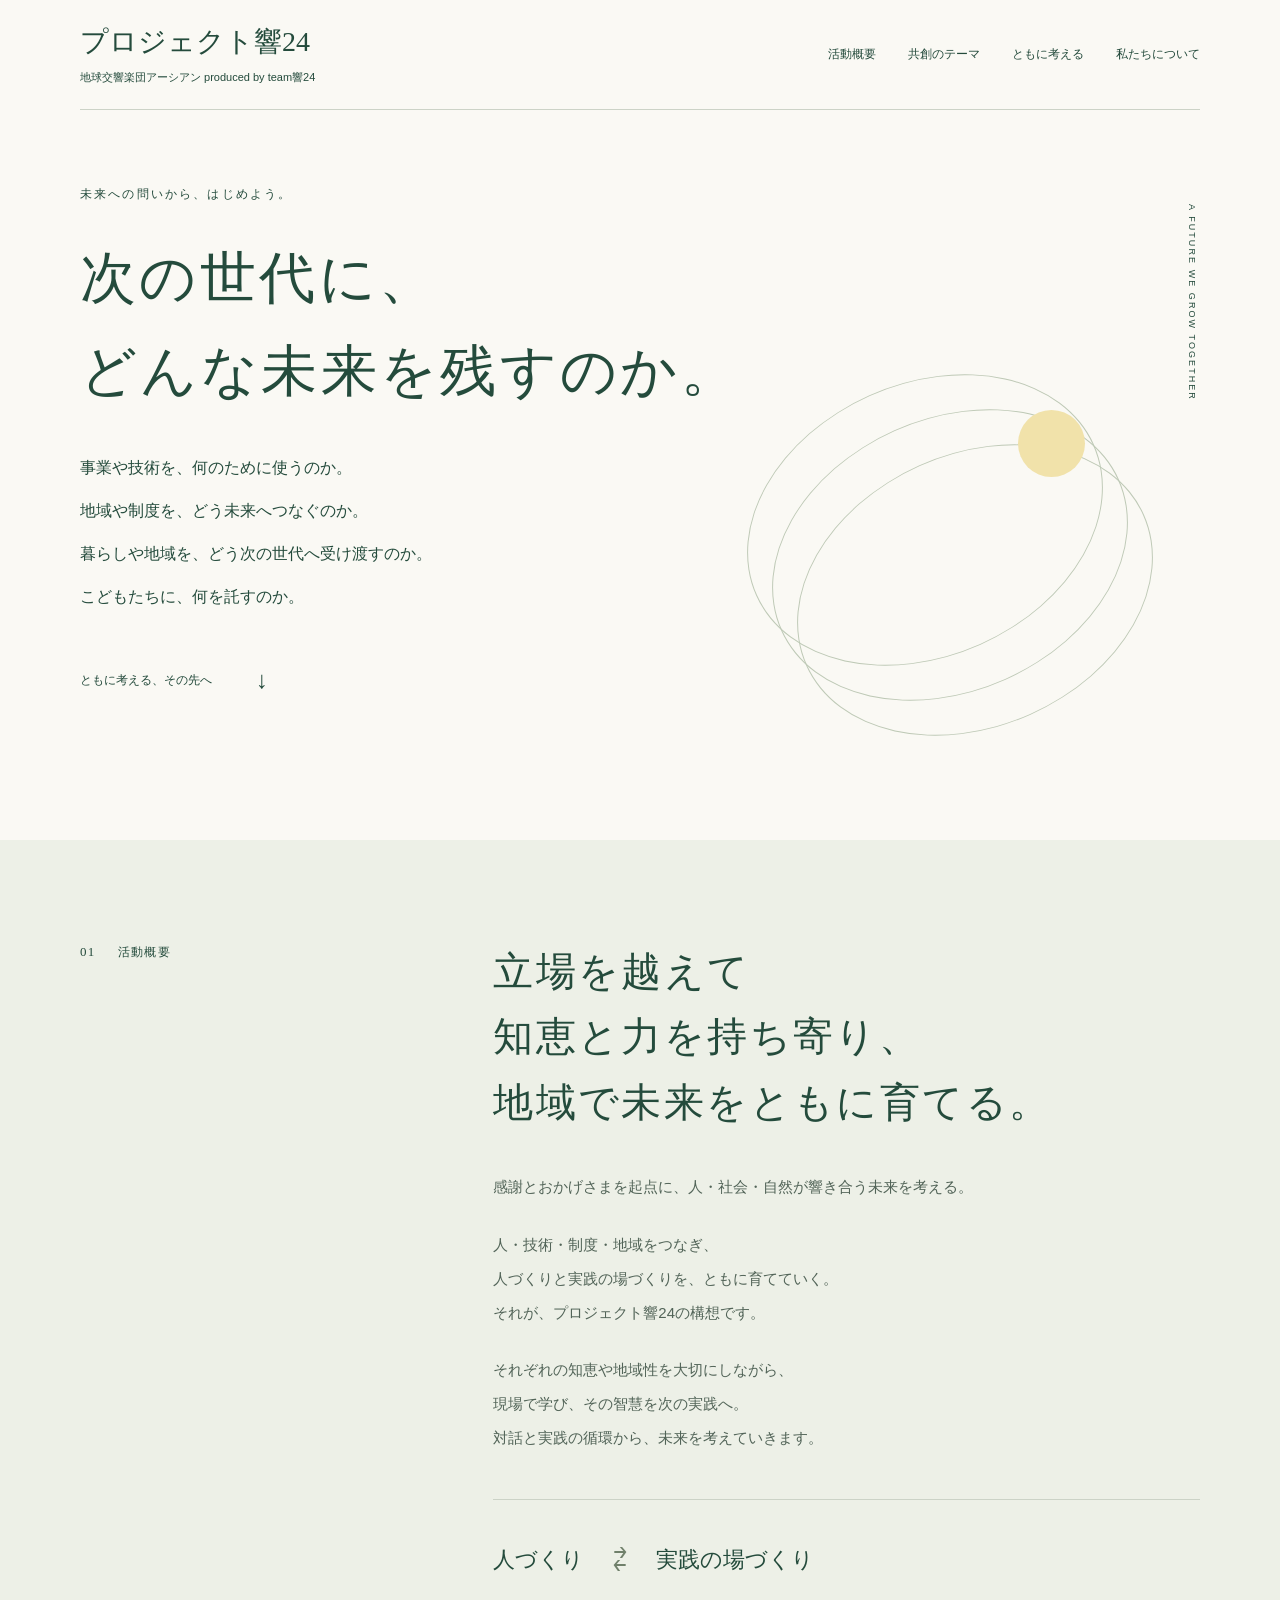
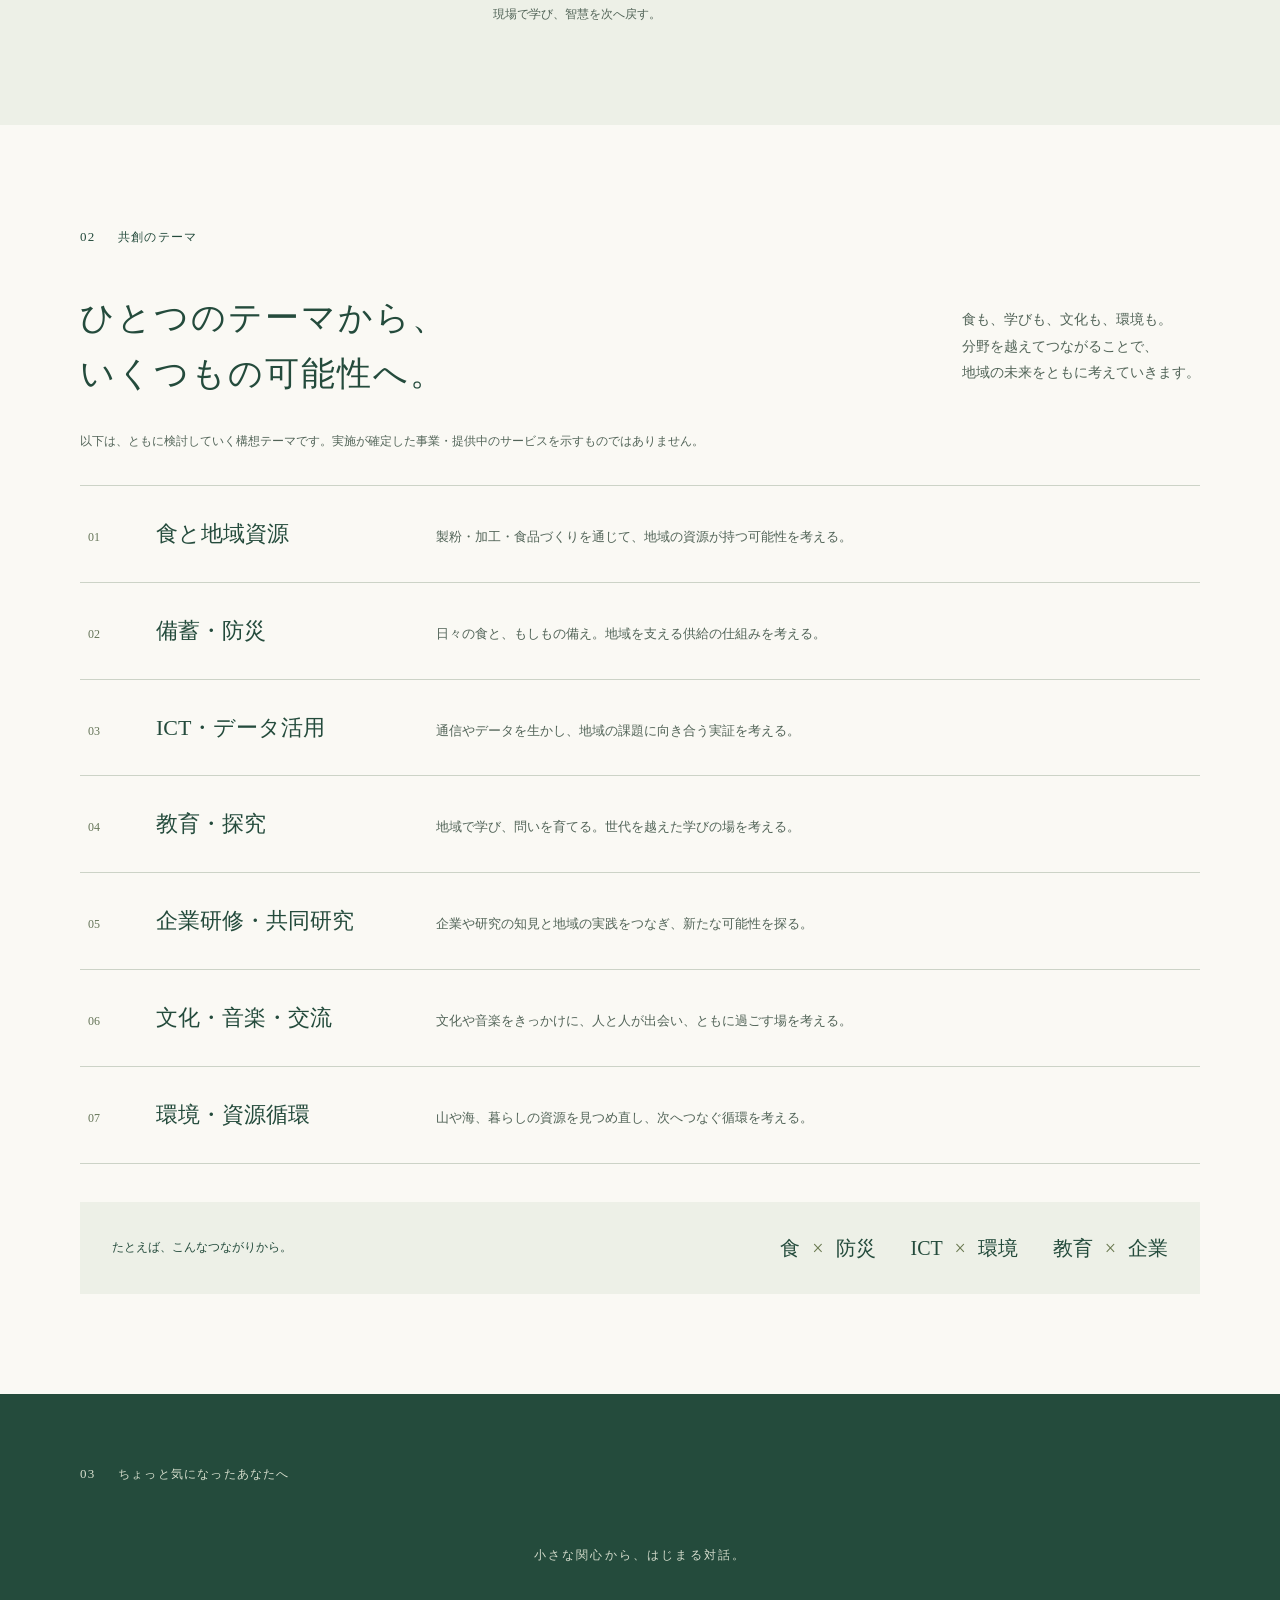
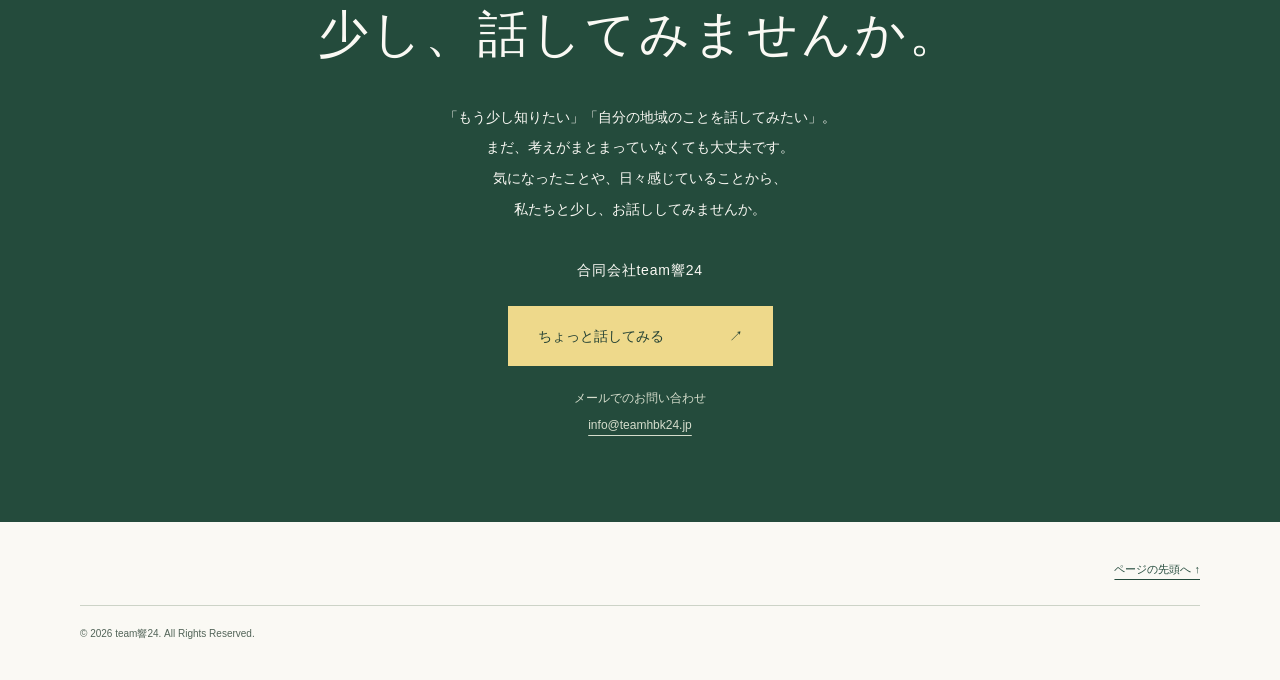
<file: index.html>
<!doctype html>
<html lang="ja">
<head>
  <meta charset="utf-8">
  <meta name="viewport" content="width=device-width, initial-scale=1">
  <meta name="description" content="立場を越えて知恵と力を持ち寄り、地域で未来をともに育てる。プロジェクト響24の理念と、ともに考える共創のテーマ。">
  <meta name="theme-color" content="#244b3c">
  <title>プロジェクト響24 — 地域で未来をともに育てる。</title>
  <link rel="stylesheet" href="style.css">
</head>
<body>
  <a class="skip-link" href="#main">本文へ進む</a>
  <header class="site-header wrap">
    <a class="brand" href="#top" aria-label="プロジェクト響24 トップ"><span class="brand-title">プロジェクト響24</span><span class="brand-subtitle">地球交響楽団アーシアン <span>produced by team響24</span></span></a>
    <nav aria-label="メインメニュー"><a href="#about">活動概要</a><a href="#themes">共創のテーマ</a><a href="#join">ともに考える</a><a href="about/index.html">私たちについて</a></nav>
  </header>
  <main id="main">
    <section class="hero wrap" id="top" aria-labelledby="hero-title">
      <p class="eyebrow">未来への問いから、はじめよう。</p>
      <h1 id="hero-title">次の世代に、<br>どんな未来を<br class="mobile-break">残すのか。</h1>
      <div class="questions">
        <p>事業や技術を、何のために使うのか。</p>
        <p>地域や制度を、どう未来へつなぐのか。</p>
        <p>暮らしや地域を、どう次の世代へ受け渡すのか。</p>
        <p>こどもたちに、何を託すのか。</p>
      </div>
      <div class="ripple" aria-hidden="true"><span></span><span></span><span></span><i></i></div>
      <a class="read-on" href="#about">ともに考える、その先へ <span aria-hidden="true">↓</span></a>
      <span class="hero-side" aria-hidden="true">A FUTURE WE GROW TOGETHER</span>
    </section>
    <section class="about" id="about" aria-labelledby="about-title">
      <div class="wrap about-grid">
        <p class="section-label"><span>01</span> 活動概要</p>
        <div>
          <h2 id="about-title">立場を越えて<br>知恵と力を持ち寄り、<br>地域で未来を<br class="mobile-break">ともに育てる。</h2>
          <p class="body-copy">感謝とおかげさまを起点に、人・社会・自然が響き合う未来を考える。</p>
          <p class="body-copy">人・技術・制度・地域をつなぎ、<br>人づくりと実践の場づくりを、ともに育てていく。<br>それが、プロジェクト響24の構想です。</p>
          <p class="body-copy">それぞれの知恵や地域性を大切にしながら、<br>現場で学び、その智慧を次の実践へ。<br>対話と実践の循環から、未来を考えていきます。</p>
          <div class="cycle" aria-label="人づくりと実践の場づくりが循環する"><span>人づくり</span><span class="cycle-arrow" aria-hidden="true">⇄</span><span>実践の場づくり</span></div>
          <p class="cycle-caption">現場で学び、智慧を次へ戻す。</p>
        </div>
      </div>
    </section>
    <section class="themes wrap" id="themes" aria-labelledby="themes-title">
      <p class="section-label"><span>02</span> 共創のテーマ</p>
      <div class="section-intro"><h2 id="themes-title">ひとつのテーマから、<br>いくつもの可能性へ。</h2><p>食も、学びも、文化も、環境も。<br>分野を越えてつながることで、<br>地域の未来をともに考えていきます。</p></div>
      <p class="concept-note">以下は、ともに検討していく構想テーマです。実施が確定した事業・提供中のサービスを示すものではありません。</p>
      <ol class="theme-list">
        <li><span class="theme-number">01</span><h3>食と地域資源</h3><p>製粉・加工・食品づくりを通じて、地域の資源が持つ可能性を考える。</p></li>
        <li><span class="theme-number">02</span><h3>備蓄・防災</h3><p>日々の食と、もしもの備え。地域を支える供給の仕組みを考える。</p></li>
        <li><span class="theme-number">03</span><h3>ICT・データ活用</h3><p>通信やデータを生かし、地域の課題に向き合う実証を考える。</p></li>
        <li><span class="theme-number">04</span><h3>教育・探究</h3><p>地域で学び、問いを育てる。世代を越えた学びの場を考える。</p></li>
        <li><span class="theme-number">05</span><h3>企業研修・共同研究</h3><p>企業や研究の知見と地域の実践をつなぎ、新たな可能性を探る。</p></li>
        <li><span class="theme-number">06</span><h3>文化・音楽・交流</h3><p>文化や音楽をきっかけに、人と人が出会い、ともに過ごす場を考える。</p></li>
        <li><span class="theme-number">07</span><h3>環境・資源循環</h3><p>山や海、暮らしの資源を見つめ直し、次へつなぐ循環を考える。</p></li>
      </ol>
      <div class="crossing"><p>たとえば、こんなつながりから。</p><ul aria-label="分野を横断する構想例"><li>食 <span>×</span> 防災</li><li>ICT <span>×</span> 環境</li><li>教育 <span>×</span> 企業</li></ul></div>
    </section>
    <section class="join" id="join" aria-labelledby="join-title">
      <div class="wrap join-inner"><p class="section-label"><span>03</span> ちょっと気になったあなたへ</p><p class="eyebrow">小さな関心から、はじまる対話。</p><h2 id="join-title">少し、話してみませんか。</h2><p>「もう少し知りたい」「自分の地域のことを話してみたい」。<br>まだ、考えがまとまっていなくても大丈夫です。<br>気になったことや、日々感じていることから、<br>私たちと少し、お話ししてみませんか。</p><p class="organization-name">合同会社team響24</p><a class="contact" href="mailto:info@teamhbk24.jp">ちょっと話してみる <span aria-hidden="true">↗</span></a><p class="contact-detail">メールでのお問い合わせ<br><a href="mailto:info@teamhbk24.jp">info@teamhbk24.jp</a></p></div>
    </section>
  </main>
  <footer class="wrap site-footer"><a href="#top">ページの先頭へ ↑</a><small>© 2026 team響24. All Rights Reserved.</small></footer>
</body>
</html>
</file>
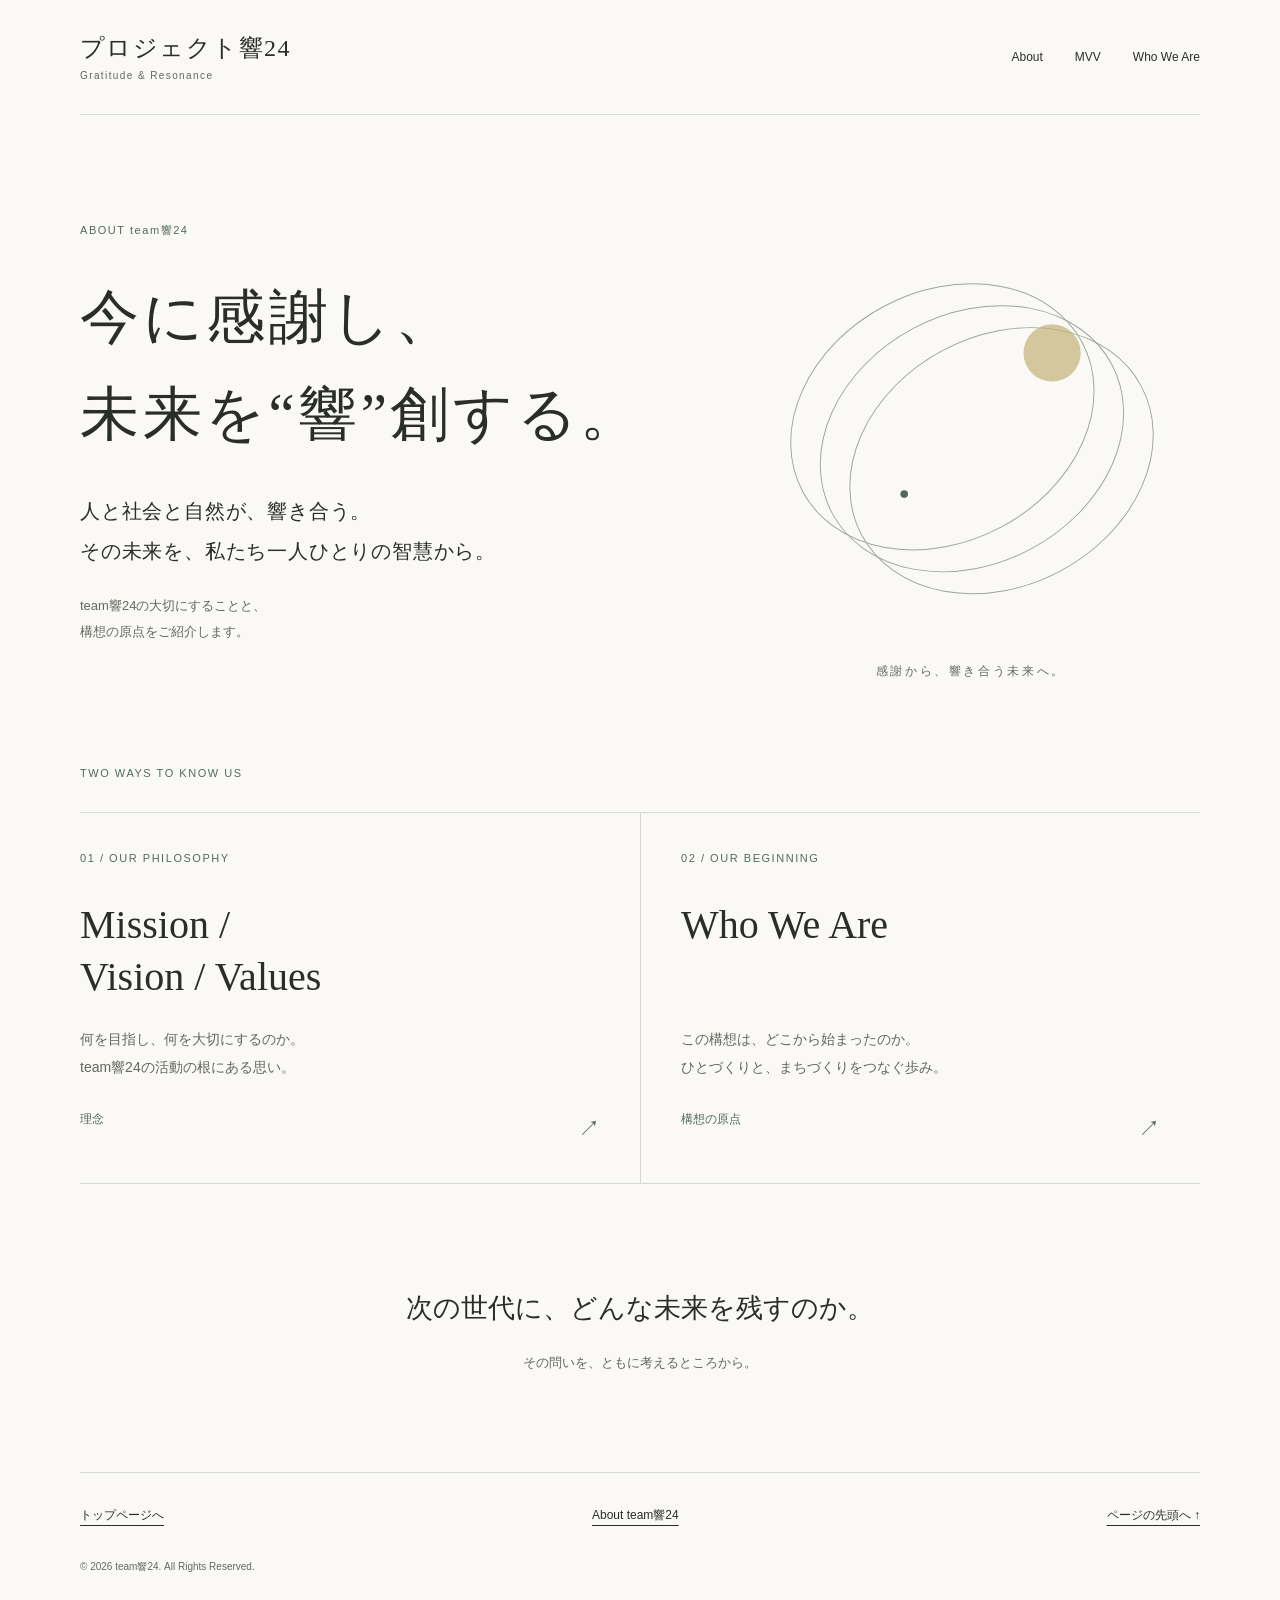
<file: about/index.html>
<!doctype html>
<html lang="ja"><head><meta charset="utf-8"><meta name="viewport" content="width=device-width, initial-scale=1"><meta name="description" content="About 響24。プロジェクト響24の理念と、その構想の原点。"><title>About 響24 | プロジェクト響24</title><link rel="stylesheet" href="../assets/css/about.css"></head>
<body><a class="skip" href="#main">本文へ進む</a><header class="wrap header"><a class="brand" href="index.html">プロジェクト響24<span>Gratitude &amp; Resonance</span></a><nav aria-label="About内のページ"><a href="index.html" aria-current="page">About</a><a href="mvv.html">MVV</a><a href="profile.html">Who We Are</a></nav></header><main id="main"><section class="wrap intro"><div><p class="eyebrow">ABOUT team響24</p><h1>今に感謝し、<br>未来を“響”創する。</h1><p class="lead">人と社会と自然が、響き合う。<br>その未来を、私たち一人ひとりの智慧から。</p><p class="quiet">team響24の大切にすることと、<br>構想の原点をご紹介します。</p></div><div class="art"><img src="../assets/images/resonance.svg" alt="" width="480" height="480"><span>感謝から、響き合う未来へ。</span></div></section><section class="wrap entrance" aria-label="響24を知る"><p class="eyebrow">TWO WAYS TO KNOW US</p><div class="cards"><a class="card" href="mvv.html"><span class="number">01 / OUR PHILOSOPHY</span><h2>Mission /<br>Vision / Values</h2><p>何を目指し、何を大切にするのか。<br>team響24の活動の根にある思い。</p><span class="card-link">理念 <span aria-hidden="true">↗</span></span></a><a class="card" href="profile.html"><span class="number">02 / OUR BEGINNING</span><h2>Who We Are</h2><p>この構想は、どこから始まったのか。<br>ひとづくりと、まちづくりをつなぐ歩み。</p><span class="card-link">構想の原点 <span aria-hidden="true">↗</span></span></a></div></section><aside class="wrap closing"><p>次の世代に、どんな未来を残すのか。</p><span>その問いを、ともに考えるところから。</span></aside></main><footer class="wrap footer"><a href="../index.html">トップページへ</a><a href="index.html">About team響24</a><a href="#main">ページの先頭へ ↑</a><small>© 2026 team響24. All Rights Reserved.</small></footer></body></html>
</file>
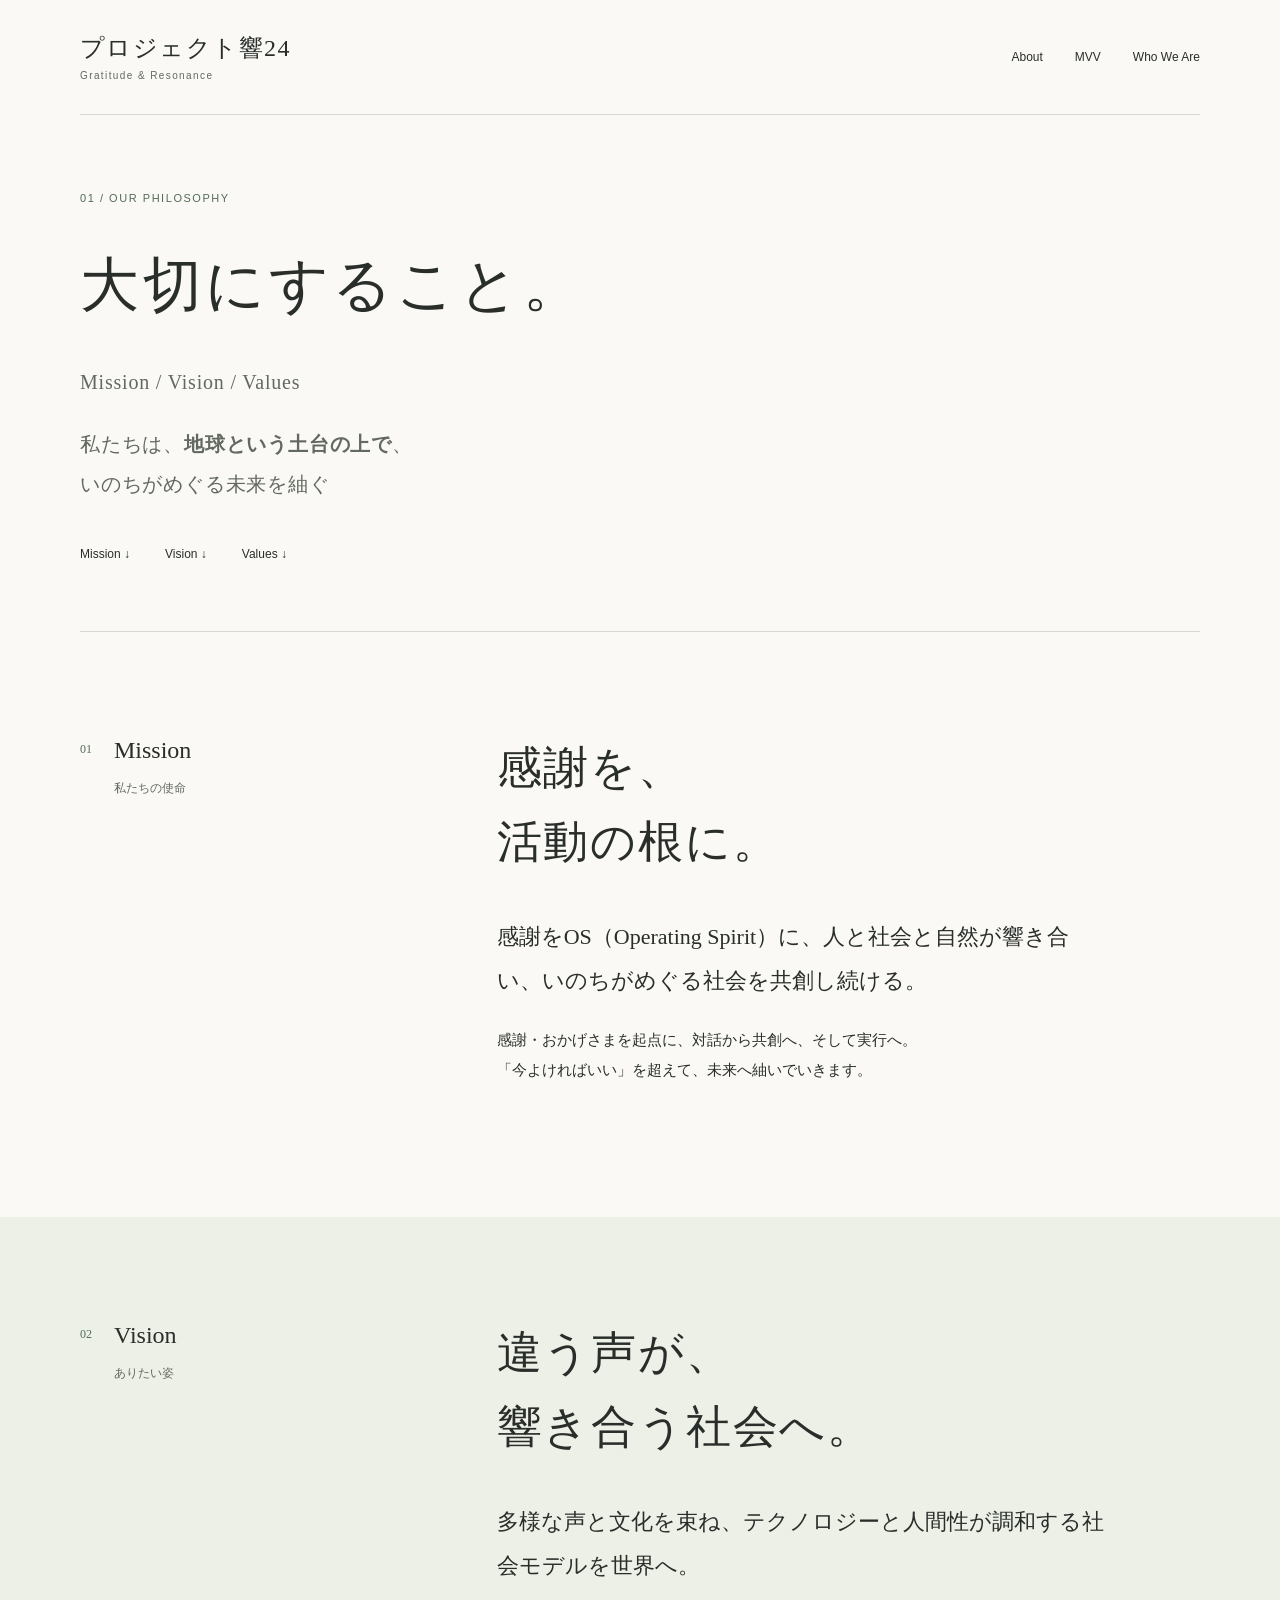
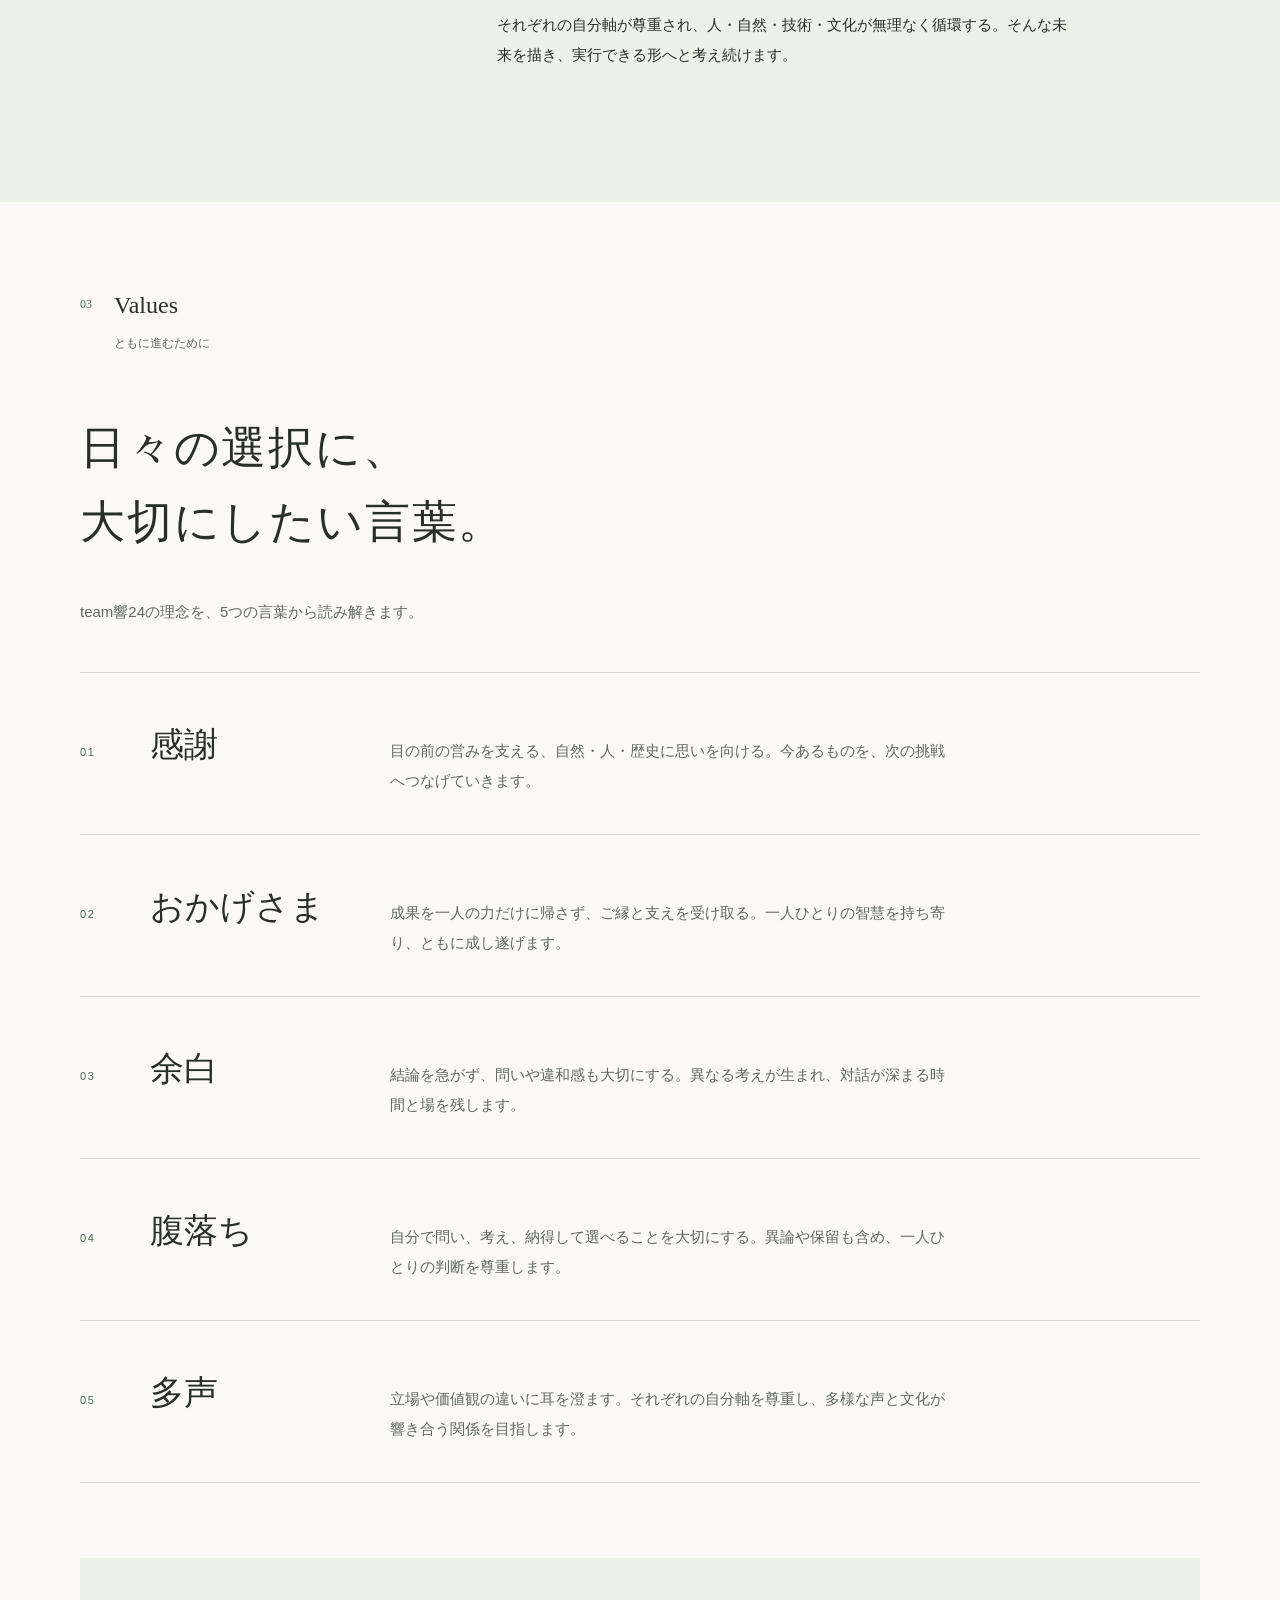
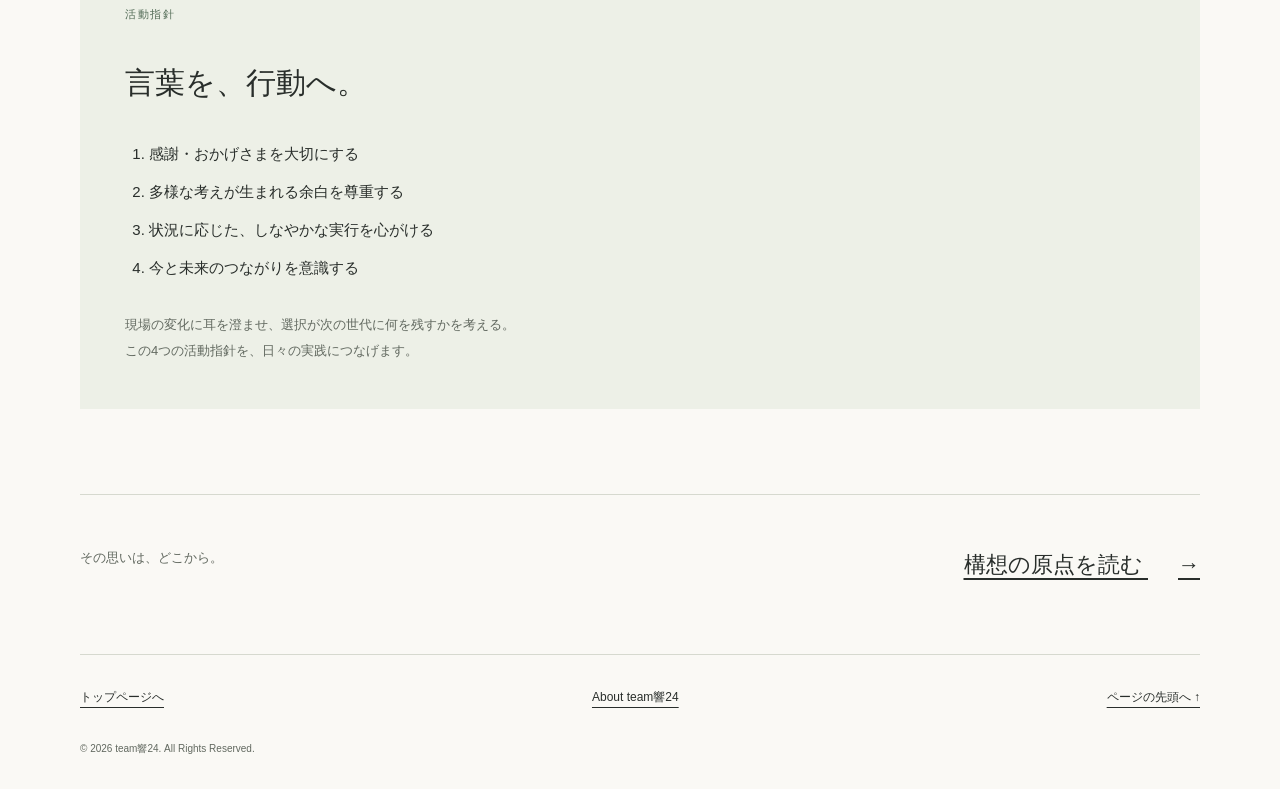
<file: about/mvv.html>
<!doctype html>
<html lang="ja"><head><meta charset="utf-8"><meta name="viewport" content="width=device-width, initial-scale=1"><meta name="description" content="Mission / Vision / Values。プロジェクト響24の理念と、その構想の原点。"><title>Mission / Vision / Values | プロジェクト響24</title><link rel="stylesheet" href="../assets/css/about.css"></head>
<body><a class="skip" href="#main">本文へ進む</a><header class="wrap header"><a class="brand" href="index.html">プロジェクト響24<span>Gratitude &amp; Resonance</span></a><nav aria-label="About内のページ"><a href="index.html">About</a><a href="mvv.html" aria-current="page">MVV</a><a href="profile.html">Who We Are</a></nav></header><main id="main"><section class="wrap page-title"><p class="eyebrow">01 / OUR PHILOSOPHY</p><h1>大切にすること。</h1><p class="lead">Mission / Vision / Values</p><p class="lead">私たちは、<strong>地球という土台の上で</strong>、<br>いのちがめぐる未来を紬ぐ</p><nav class="jump" aria-label="このページの目次"><a href="#mission">Mission ↓</a><a href="#vision">Vision ↓</a><a href="#values">Values ↓</a></nav></section><section class="chapter wrap" id="mission"><div class="chapter-label"><span>01</span><p>Mission<small>私たちの使命</small></p></div><div><h2>感謝を、<br>活動の根に。</h2><p class="statement">感謝をOS（Operating Spirit）に、人と社会と自然が響き合い、いのちがめぐる社会を共創し続ける。</p><p>感謝・おかげさまを起点に、対話から共創へ、そして実行へ。<br>「今よければいい」を超えて、未来へ紬いでいきます。</p></div></section><div class="tinted"><section class="chapter wrap" id="vision"><div class="chapter-label"><span>02</span><p>Vision<small>ありたい姿</small></p></div><div><h2>違う声が、<br>響き合う社会へ。</h2><p class="statement">多様な声と文化を束ね、テクノロジーと人間性が調和する社会モデルを世界へ。</p><p>それぞれの自分軸が尊重され、人・自然・技術・文化が無理なく循環する。そんな未来を描き、実行できる形へと考え続けます。</p></div></section></div><section class="wrap values" id="values"><div class="chapter-label"><span>03</span><p>Values<small>ともに進むために</small></p></div><h2>日々の選択に、<br>大切にしたい言葉。</h2><p class="values-intro">team響24の理念を、5つの言葉から読み解きます。</p><ol class="value-list"><li><span class="number">01</span><h3>感謝</h3><p>目の前の営みを支える、自然・人・歴史に思いを向ける。今あるものを、次の挑戦へつなげていきます。</p></li><li><span class="number">02</span><h3>おかげさま</h3><p>成果を一人の力だけに帰さず、ご縁と支えを受け取る。一人ひとりの智慧を持ち寄り、ともに成し遂げます。</p></li><li><span class="number">03</span><h3>余白</h3><p>結論を急がず、問いや違和感も大切にする。異なる考えが生まれ、対話が深まる時間と場を残します。</p></li><li><span class="number">04</span><h3>腹落ち</h3><p>自分で問い、考え、納得して選べることを大切にする。異論や保留も含め、一人ひとりの判断を尊重します。</p></li><li><span class="number">05</span><h3>多声</h3><p>立場や価値観の違いに耳を澄ます。それぞれの自分軸を尊重し、多様な声と文化が響き合う関係を目指します。</p></li></ol><div class="principles"><p class="eyebrow">活動指針</p><h3>言葉を、行動へ。</h3><ol><li>感謝・おかげさまを大切にする</li><li>多様な考えが生まれる余白を尊重する</li><li>状況に応じた、しなやかな実行を心がける</li><li>今と未来のつながりを意識する</li></ol><p class="quiet">現場の変化に耳を澄ませ、選択が次の世代に何を残すかを考える。<br>この4つの活動指針を、日々の実践につなげます。</p></div></section><aside class="wrap next"><span>その思いは、どこから。</span><a href="profile.html">構想の原点を読む <span aria-hidden="true">→</span></a></aside></main><footer class="wrap footer"><a href="../index.html">トップページへ</a><a href="index.html">About team響24</a><a href="#main">ページの先頭へ ↑</a><small>© 2026 team響24. All Rights Reserved.</small></footer></body></html>
</file>
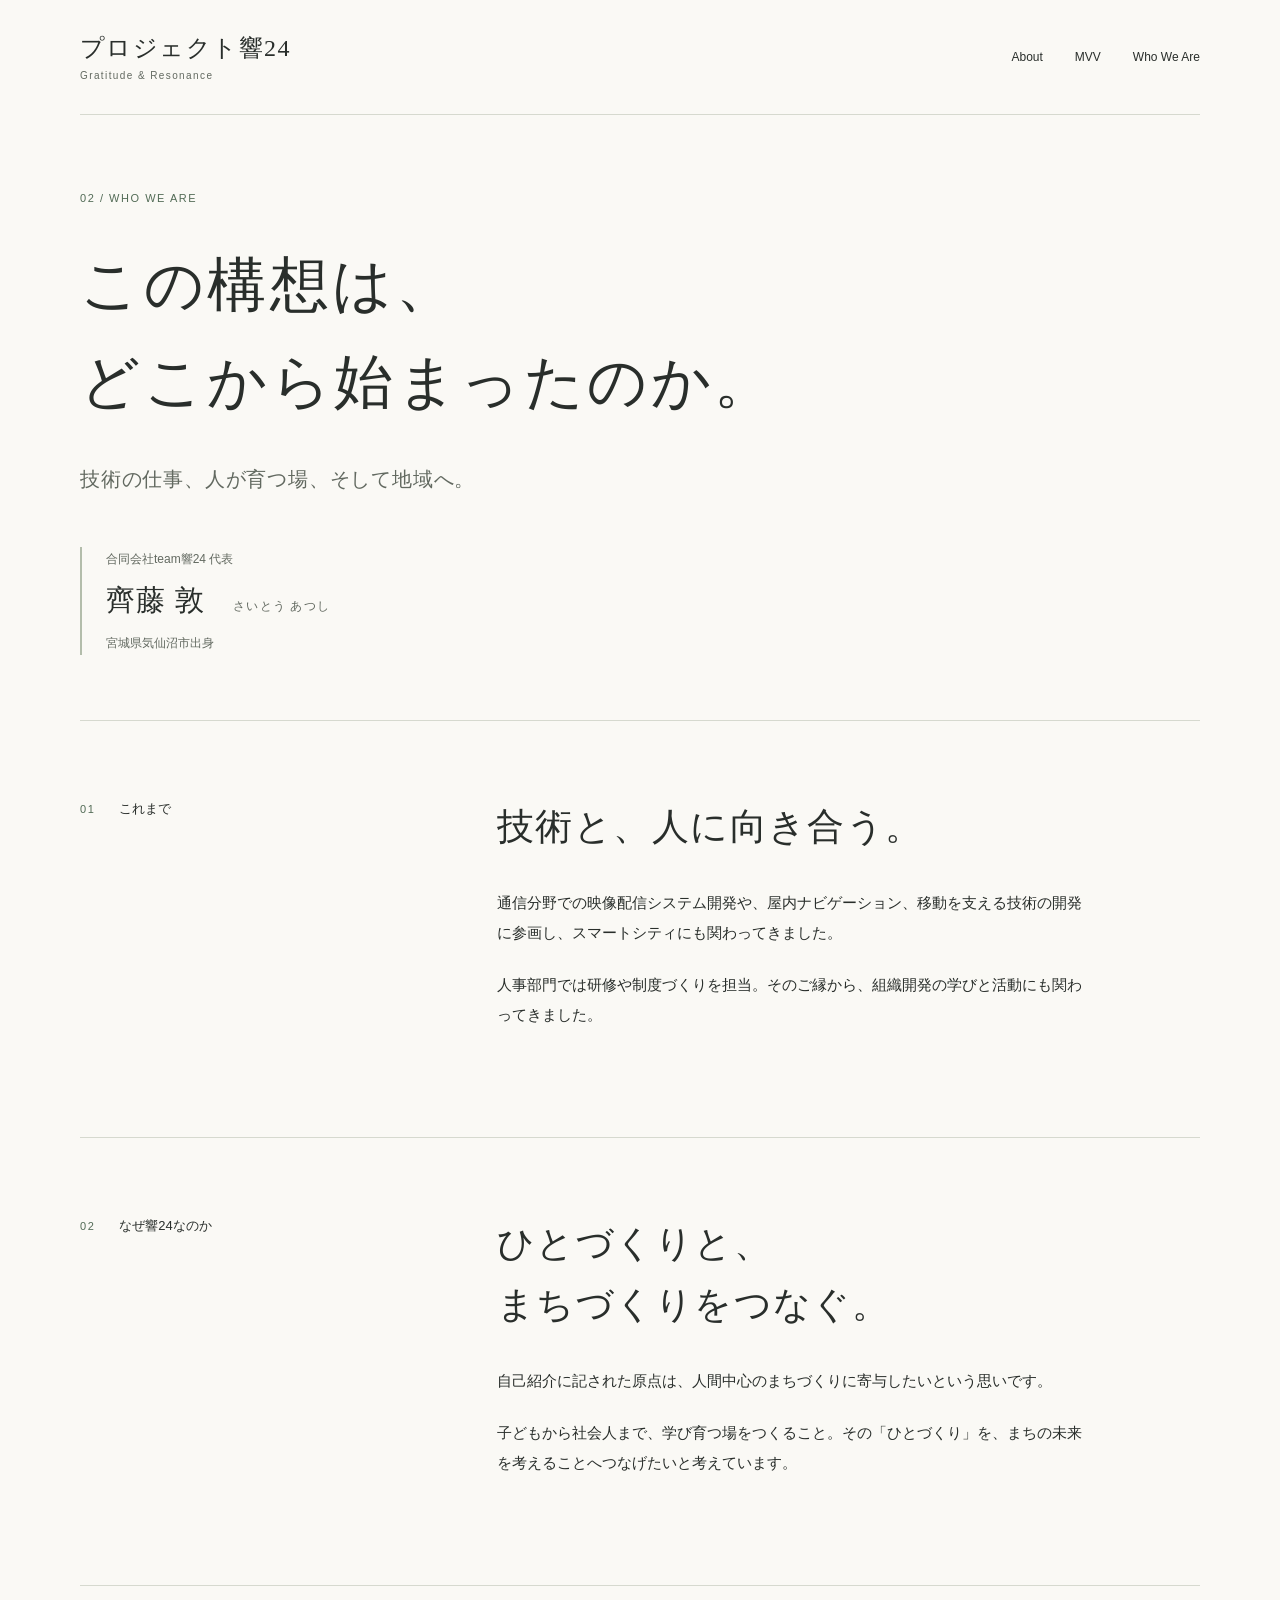
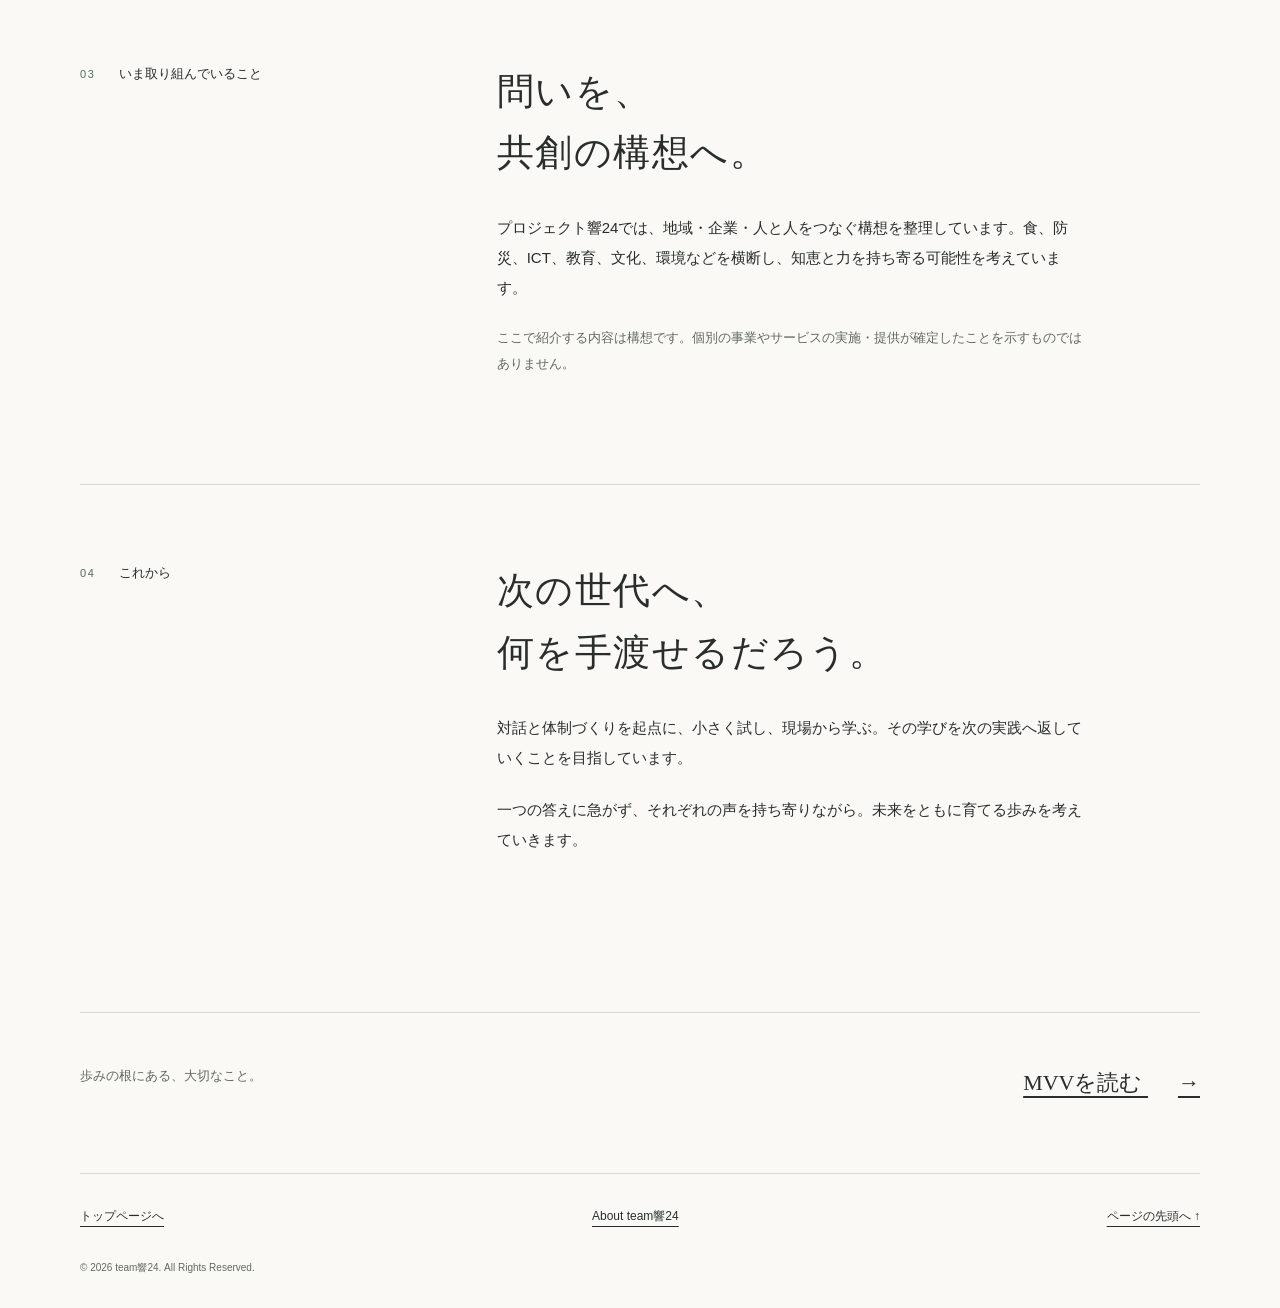
<file: about/profile.html>
<!doctype html>
<html lang="ja"><head><meta charset="utf-8"><meta name="viewport" content="width=device-width, initial-scale=1"><meta name="description" content="Who We Are — この構想は、どこから始まったのか。プロジェクト響24の理念と、その構想の原点。"><title>Who We Are — この構想は、どこから始まったのか | プロジェクト響24</title><link rel="stylesheet" href="../assets/css/about.css"></head>
<body><a class="skip" href="#main">本文へ進む</a><header class="wrap header"><a class="brand" href="index.html">プロジェクト響24<span>Gratitude &amp; Resonance</span></a><nav aria-label="About内のページ"><a href="index.html">About</a><a href="mvv.html">MVV</a><a href="profile.html" aria-current="page">Who We Are</a></nav></header><main id="main"><section class="wrap page-title profile-title"><p class="eyebrow">02 / WHO WE ARE</p><h1>この構想は、<br>どこから始まったのか。</h1><p class="lead">技術の仕事、人が育つ場、そして地域へ。</p><div class="person"><p>合同会社team響24 代表</p><h2>齊藤 敦 <span>さいとう あつし</span></h2><p>宮城県気仙沼市出身</p></div></section><div class="wrap stories"><section class="story" id="story-1"><div class="story-label"><span class="number">01</span><p>これまで</p></div><div><h2>技術と、人に向き合う。</h2><p>通信分野での映像配信システム開発や、屋内ナビゲーション、移動を支える技術の開発に参画し、スマートシティにも関わってきました。</p><p>人事部門では研修や制度づくりを担当。そのご縁から、組織開発の学びと活動にも関わってきました。</p></div></section><section class="story" id="story-2"><div class="story-label"><span class="number">02</span><p>なぜ響24なのか</p></div><div><h2>ひとづくりと、<br>まちづくりをつなぐ。</h2><p>自己紹介に記された原点は、人間中心のまちづくりに寄与したいという思いです。</p><p>子どもから社会人まで、学び育つ場をつくること。その「ひとづくり」を、まちの未来を考えることへつなげたいと考えています。</p></div></section><section class="story" id="story-3"><div class="story-label"><span class="number">03</span><p>いま取り組んでいること</p></div><div><h2>問いを、<br>共創の構想へ。</h2><p>プロジェクト響24では、地域・企業・人と人をつなぐ構想を整理しています。食、防災、ICT、教育、文化、環境などを横断し、知恵と力を持ち寄る可能性を考えています。</p><p class="quiet">ここで紹介する内容は構想です。個別の事業やサービスの実施・提供が確定したことを示すものではありません。</p></div></section><section class="story" id="story-4"><div class="story-label"><span class="number">04</span><p>これから</p></div><div><h2>次の世代へ、<br>何を手渡せるだろう。</h2><p>対話と体制づくりを起点に、小さく試し、現場から学ぶ。その学びを次の実践へ返していくことを目指しています。</p><p>一つの答えに急がず、それぞれの声を持ち寄りながら。未来をともに育てる歩みを考えていきます。</p></div></section></div><aside class="wrap next"><span>歩みの根にある、大切なこと。</span><a href="mvv.html">MVVを読む <span aria-hidden="true">→</span></a></aside></main><footer class="wrap footer"><a href="../index.html">トップページへ</a><a href="index.html">About team響24</a><a href="#main">ページの先頭へ ↑</a><small>© 2026 team響24. All Rights Reserved.</small></footer></body></html>
</file>
<file: style.css>
:root {
  --paper:#faf9f4;
  --ink:#244b3c;
  --muted:#526458;
  --line:#ccd3c7;
  --green-light:#edf0e7;
  --yellow:#eed98b;
  --serif:"Yu Mincho","Hiragino Mincho ProN",serif;
  --sans:"Hiragino Kaku Gothic ProN","Yu Gothic",Meiryo,sans-serif;
}
* {
  box-sizing:border-box;
}
html {
  scroll-behavior:smooth;
  scroll-padding-top:24px;
}
body {
  margin:0;
  background:var(--paper);
  color:var(--ink);
  font-family:var(--sans);
  font-size:15px;
  line-height:1.9;
}
a {
  color:inherit;
  text-underline-offset:6px;
}
a:focus-visible {
  outline:3px solid #9b6b17;
  outline-offset:6px;
}
a:hover {
  text-decoration-thickness:2px;
}
.wrap {
  width:min(1120px,calc(100% - 96px));
  margin-inline:auto;
}
.preview-note {
  text-align:center;
  padding:5px 16px;
  background:#e8ebdf;
  color:#485542;
  font-size:11px;
  letter-spacing:.1em;
}
.skip-link {
  position:absolute;
  top:-100px;
  left:12px;
  background:white;
  padding:12px;
  z-index:5;
}
.skip-link:focus {
  top:12px;
}
.site-header {
  display:flex;
  align-items:center;
  justify-content:space-between;
  min-height:110px;
  gap:32px;
  border-bottom:1px solid var(--line);
}
.brand {
  text-decoration:none;
  display:flex;
  align-items:center;
  gap:16px;
}
.brand-mark {
  font-family:var(--serif);
  font-size:38px;
  line-height:1;
}
.brand-mark span {
  font-size:27px;
  margin-left:3px;
}
.brand-caption {
  font-size:9px;
  letter-spacing:.17em;
  max-width:85px;
  line-height:1.8;
}
.site-header nav {
  display:flex;
  gap:32px;
  font-size:12px;
}
.site-header nav a {
  text-decoration:none;
}
.site-header nav a:hover {
  text-decoration:underline;
}

.hero {
  position:relative;
  padding-block:73px 40px;
  min-height:730px;
  isolation:isolate;
}
.eyebrow {
  font-size:12px;
  letter-spacing:.18em;
  margin:0 0 26px;
}
h1,h2,h3,p {
  margin-top:0;
}
h1,h2 {
  font-family:var(--serif);
  font-weight:500;
  letter-spacing:.06em;
  line-height:1.65;
}
h1 {
  font-size:clamp(34px,4.4vw,60px);
  margin-bottom:32px;
}
.questions {
  font-family:var(--serif);
  font-size:16px;
  line-height:2.2;
}
.questions p {
  margin-bottom:8px;
}
.read-on {
  display:inline-flex;
  align-items:center;
  gap:44px;
  font-size:12px;
  margin-top:35px;
  text-decoration:none;
}
.read-on span {
  font-size:24px;
}
.hero-side {
  position:absolute;
  right:0;
  top:94px;
  writing-mode:vertical-rl;
  font-size:9px;
  letter-spacing:.23em;
}
.ripple {
  position:absolute;
  right:8%;
  top:235px;
  width:370px;
  height:350px;
  z-index:-1;
  opacity:.7;
}
.ripple span {
  position:absolute;
  inset:0;
  border:1px solid #a6b69d;
  border-radius:50%;
  transform:rotate(-24deg) scaleY(.78);
}
.ripple span:nth-child(2) {
  inset:35px -25px -35px 25px;
}
.ripple span:nth-child(3) {
  inset:70px -50px -70px 50px;
}
.ripple i {
  position:absolute;
  width:67px;
  height:67px;
  border-radius:50%;
  background:var(--yellow);
  top:65px;
  right:25px;
}
.about {
  background:var(--green-light);
  padding:100px 0;
}
.about-grid {
  display:grid;
  grid-template-columns:1fr 2fr;
  gap:60px;
}
.section-label {
  font-size:12px;
  letter-spacing:.1em;
  margin-bottom:40px;
}
.section-label>span {
  display:inline-block;
  font-family:Georgia,serif;
  margin-right:18px;
  font-size:13px;
}
.about h2 {
  font-size:clamp(28px,3.1vw,41px);
  margin-bottom:34px;
}
.body-copy {
  color:var(--muted);
  line-height:2.25;
  margin-bottom:24px;
}
.cycle {
  display:flex;
  align-items:center;
  gap:28px;
  border-top:1px solid var(--line);
  padding-top:30px;
  margin-top:44px;
  font-family:var(--serif);
  font-size:22px;
}
.cycle-arrow {
  font-family:var(--sans);
  color:#70806b;
  font-size:32px;
}
.cycle-caption {
  font-size:12px;
  color:var(--muted);
  margin:12px 0 0;
}
.themes {
  padding-block:100px;
}
.section-intro {
  display:flex;
  align-items:center;
  justify-content:space-between;
  gap:40px;
  margin-bottom:28px;
}
.section-intro h2 {
  font-size:34px;
  margin:0;
}
.section-intro>p {
  color:var(--muted);
  font-size:14px;
  margin:0;
}
.concept-note {
  font-size:12px;
  color:var(--muted);
  margin-bottom:32px;
  max-width:680px;
}
.theme-list {
  padding:0;
  margin:0;
  list-style:none;
  border-top:1px solid var(--line);
}
.theme-list li {
  display:grid;
  grid-template-columns:48px 260px 1fr;
  gap:20px;
  align-items:baseline;
  padding:27px 8px;
  border-bottom:1px solid var(--line);
}
.theme-number {
  font-family:Georgia,serif;
  font-size:12px;
  color:#667659;
}
.theme-list h3 {
  font-family:var(--serif);
  font-weight:500;
  font-size:22px;
  margin:0;
}
.theme-list p {
  font-size:13px;
  color:var(--muted);
  margin:0;
}
.crossing {
  display:flex;
  align-items:center;
  justify-content:space-between;
  background:var(--green-light);
  padding:27px 32px;
  margin-top:38px;
  gap:24px;
}
.crossing p {
  font-size:12px;
  margin:0;
}
.crossing ul {
  display:flex;
  gap:35px;
  list-style:none;
  padding:0;
  margin:0;
  font-family:var(--serif);
  font-size:20px;
}
.crossing li {
  white-space:nowrap;
}
.crossing span {
  color:#68774e;
  padding-inline:7px;
}
.join {
  background:var(--ink);
  color:#faf9f4;
  padding:68px 0 84px;
}
.join-inner {
  text-align:center;
}
.join .section-label {
  text-align:left;
  margin-bottom:58px;
  color:#d5ddcc;
}
.join .eyebrow {
  color:#d6ddcd;
}
.join h2 {
  font-size:clamp(30px,4vw,50px);
  margin-bottom:26px;
}
.join-inner>p:not(.section-label):not(.eyebrow) {
  font-size:14px;
  line-height:2.2;
}
.contact {
  display:inline-flex;
  align-items:center;
  gap:65px;
  background:var(--yellow);
  color:#244234;
  padding:17px 30px;
  margin-top:20px;
  text-decoration:none;
  font-size:14px;
}
.contact:hover {
  background:#f6e6af;
}
.contact-detail {
  margin:19px 0 0;
  color:#d5ddcc;
  font-size:12px!important;
}
.site-footer {
  display:flex;
  flex-wrap:wrap;
  justify-content:space-between;
  align-items:center;
  gap:25px;
  padding-block:37px;
}
.site-footer p {
  font-size:11px;
  margin:0;
}
.site-footer .footer-name {
  font-family:var(--serif);
  font-size:20px;
  margin-bottom:3px;
}
.site-footer>a {
  font-size:11px;
}
.site-footer small {
  font-size:10px;
  color:var(--muted);
  width:100%;
  border-top:1px solid var(--line);
  padding-top:18px;
}
.mobile-break {
  display:none;
}
@media(min-width:1500px) {
  .hero {
    min-height:780px;
  }
}
@media(max-width:900px) {
  .wrap {
    width:calc(100% - 56px);
  }
  .brand-caption {
    display:none;
  }
  .site-header nav {
    gap:20px;
  }
  .ripple {
    right:5%;
    top:300px;
    width:270px;
    height:270px;
    opacity:.4;
  }
  .about-grid {
    grid-template-columns:1fr;
    gap:0;
  }
  .about h2 {
    font-size:34px;
  }
  .section-intro {
    align-items:flex-start;
    flex-direction:column;
    gap:20px;
  }
  .theme-list li {
    grid-template-columns:30px 220px 1fr;
    gap:12px;
  }
  .crossing {
    align-items:flex-start;
    flex-direction:column;
  }
}
@media(max-width:600px) {
  .wrap {
    width:calc(100% - 40px);
  }
  .site-header {
    min-height:89px;
    gap:14px;
  }
  .brand-mark {
    font-size:30px;
  }
  .brand-mark span {
    font-size:22px;
  }
  .site-header nav {
    gap:15px;
    font-size:11px;
  }
  .site-header nav a:first-child {
    display:none;
  }
  .hero {
    padding-top:50px;
    min-height:720px;
  }
  .hero h1 {
    font-size:36px;
    line-height:1.7;
    letter-spacing:.025em;
  }
  .mobile-break {
    display:block;
  }
  .questions {
    font-size:13px;
    line-height:2.15;
  }
  .questions p {
    margin-bottom:13px;
  }
  .hero .eyebrow {
    font-size:11px;
  }
  .hero-side {
    display:none;
  }
  .ripple {
    top:440px;
    right:45px;
    width:190px;
    height:180px;
    opacity:.35;
  }
  .ripple i {
    width:43px;
    height:43px;
    top:20px;
  }
  .read-on {
    margin-top:54px;
  }
  .about,.themes {
    padding-block:65px;
  }
  .section-label {
    margin-bottom:30px;
  }
  .about h2 {
    font-size:28px;
    line-height:1.8;
  }
  .body-copy {
    font-size:13px;
    line-height:2.2;
  }
  .body-copy br {
    display:none;
  }
  .cycle {
    font-size:18px;
    gap:20px;
  }
  .cycle-arrow {
    font-size:27px;
  }
  .section-intro h2 {
    font-size:27px;
  }
  .section-intro>p {
    font-size:13px;
  }
  .concept-note {
    font-size:11px;
  }
  .theme-list li {
    grid-template-columns:26px 1fr;
    padding-block:23px;
    gap:4px 12px;
  }
  .theme-list h3 {
    font-size:21px;
  }
  .theme-list p {
    grid-column:2;
    font-size:12px;
  }
  .crossing {
    padding:23px;
    gap:14px;
  }
  .crossing ul {
    gap:18px;
    font-size:15px;
    flex-wrap:wrap;
  }
  .crossing span {
    padding-inline:2px;
  }
  .join {
    padding-block:48px 60px;
  }
  .join .section-label {
    margin-bottom:46px;
  }
  .join-inner>p:not(.section-label):not(.eyebrow) {
    font-size:13px;
  }
  .join-inner>p br {
    display:none;
  }
  .join .contact-detail br {
    display:block;
  }
  .contact {
    gap:32px;
    padding:16px 24px;
    font-size:13px;
  }
  .site-footer {
    align-items:flex-start;
  }
  .site-footer p {
    font-size:10px;
  }
  .site-footer>a {
    font-size:10px;
  }
}
@media(prefers-reduced-motion:reduce) {
  html {
    scroll-behavior:auto;
  }
}

/* Project identity and a brief introduction in section 03. */
.brand {
  display: flex;
  flex-direction: column;
  align-items: flex-start;
  gap: 5px;
  min-width: 0;
}
.brand-title {
  font-family: var(--serif);
  font-size: 28px;
  line-height: 1.5;
}
.brand-subtitle {
  font-size: 11px;
  line-height: 1.8;
}
.brand-subtitle span { display: inline-block; }
.join-inner > .organization-name {
  margin: 30px 0 0;
  font-size: 16px;
  letter-spacing: .06em;
}
.site-footer { justify-content: flex-end; }
@media (max-width: 900px) {
  .site-header {
    flex-wrap: wrap;
    gap: 18px;
    padding-block: 22px;
  }
  .site-header nav { margin-left: auto; }
}
@media (max-width: 600px) {
  .brand-title { font-size: 24px; }
  .brand-subtitle { font-size: 10px; }
  .site-header nav { gap: 20px; }
}

.site-header nav { flex-wrap: wrap; }
@media(max-width:600px) { .site-header nav { width:100%; gap:12px 18px; } .site-header nav a:first-child { display:inline; } }
</file>
<file: assets/css/about.css>
:root{--paper:#faf9f5;--ink:#292e2b;--muted:#626960;--line:#d6d9cf;--green:#edf0e7;--accent:#526b56;--serif:'Yu Mincho','Hiragino Mincho ProN',serif;--sans:'Hiragino Kaku Gothic ProN','Yu Gothic',Meiryo,sans-serif}*{box-sizing:border-box}html{scroll-padding-top:32px}body{margin:0;background:var(--paper);color:var(--ink);font:15px/2 var(--sans);-webkit-font-smoothing:antialiased}a{color:inherit;text-underline-offset:6px}a:hover{text-decoration-thickness:2px}a:focus-visible{outline:2px solid var(--accent);outline-offset:7px}p,h1,h2,h3{margin-top:0}h1,h2,h3{font-family:var(--serif);font-weight:500}h1{font-size:clamp(38px,4.6vw,66px);line-height:1.65;letter-spacing:.06em;margin-bottom:28px}h2{font-size:clamp(32px,3.5vw,48px);line-height:1.65;letter-spacing:.04em}p{margin-bottom:22px}.wrap{width:min(1120px,calc(100% - 96px));margin-inline:auto}.preview{font-size:11px;text-align:center;background:#ecebe4;color:#62675e;letter-spacing:.12em;padding:4px 16px}.header{min-height:115px;display:flex;justify-content:space-between;align-items:center;gap:28px;border-bottom:1px solid var(--line)}.brand{text-decoration:none;font:24px/1.6 var(--serif);letter-spacing:.06em}.brand span{display:block;font:10px/1.8 var(--sans);letter-spacing:.14em;color:var(--muted)}nav{display:flex;gap:32px;font-size:12px}nav a{text-decoration:none}.skip{position:absolute;left:20px;top:-100px;background:white;padding:12px;z-index:5}.skip:focus{top:10px}.eyebrow,.number{font-size:11px;letter-spacing:.14em;color:var(--accent)}.eyebrow{margin-bottom:28px}.intro{display:grid;grid-template-columns:1.4fr 1fr;align-items:center;gap:20px;padding-block:90px 82px}.lead{font:20px/2 var(--serif);letter-spacing:.04em}.quiet{font-size:13px;color:var(--muted)}.art{position:relative}.art img{display:block;width:100%;height:auto}.art span{display:block;text-align:center;font:12px var(--serif);letter-spacing:.22em;color:var(--muted)}.entrance{padding-bottom:70px}.cards{display:grid;grid-template-columns:1fr 1fr;border-top:1px solid var(--line);border-bottom:1px solid var(--line)}.card{display:flex;flex-direction:column;text-decoration:none;min-height:370px;padding:34px 40px 32px 0}.card+.card{padding-left:40px;border-left:1px solid var(--line)}.card h2{font-family:Georgia,var(--serif);font-size:40px;line-height:1.3;margin:30px 0 22px;letter-spacing:0;min-height:104px}.card p{font-size:14px;color:var(--muted)}.card-link{display:flex;justify-content:space-between;margin-top:auto;font-size:12px;color:var(--accent)}.card-link span{font-size:22px}.card:hover{background:#f0f1ea}.closing{padding-block:30px 95px;text-align:center}.closing p{font:27px/1.8 var(--serif);margin-bottom:14px}.closing span{font-size:13px;color:var(--muted)}.footer{display:flex;gap:30px;justify-content:space-between;flex-wrap:wrap;border-top:1px solid var(--line);padding-block:30px;font-size:12px}.footer small{width:100%;color:var(--muted);font-size:10px}.page-title{padding-block:72px 65px}.page-title .lead{color:var(--muted)}.jump{margin-top:38px;flex-wrap:wrap;gap:20px 35px}.chapter{padding-block:100px 110px;display:grid;grid-template-columns:1fr 2fr;gap:65px;border-top:1px solid var(--line);min-height:570px}.chapter-label{display:flex;gap:22px;font-family:Georgia,serif;font-size:24px;line-height:1.5}.chapter-label>span{font-size:12px;padding-top:8px;color:var(--accent)}.chapter-label small{display:block;font:12px/2 var(--sans);color:var(--muted);margin-top:8px}.chapter h2{margin-bottom:35px}.chapter p:not(.statement){max-width:580px}.statement{font:22px/2 var(--serif);max-width:610px}.tinted{background:var(--green)}.tinted .chapter{border:0}.values{padding-block:85px}.values>h2{margin-top:35px}.values-intro{color:var(--muted)}.value-list{list-style:none;padding:0;margin-top:45px;border-top:1px solid var(--line)}.value-list li{display:grid;grid-template-columns:50px 220px 1fr;align-items:baseline;gap:20px;padding:38px 0;border-bottom:1px solid var(--line)}.value-list h3{font-size:34px;margin:0}.value-list p{margin:0;color:var(--muted);max-width:560px}.principles{margin-top:75px;padding:45px;background:var(--green)}.principles h3{font-size:30px;margin-bottom:22px}.principles ol{padding-left:24px}.principles li{padding:4px 0}.principles .quiet{margin:25px 0 0}.next{border-top:1px solid var(--line);display:flex;justify-content:space-between;gap:30px;padding-block:50px 70px}.next>span{font-size:13px;color:var(--muted)}.next a{font:22px/1.8 var(--serif)}.next a span{padding-left:30px}.person{margin-top:48px;padding-left:24px;border-left:2px solid #b3bdab}.person p{font-size:12px;color:var(--muted);margin:0}.person h2{font-size:29px;margin:6px 0}.person h2 span{display:inline-block;font:12px var(--sans);margin-left:20px;color:var(--muted)}.story{display:grid;grid-template-columns:1fr 2fr;gap:65px;padding:75px 0 85px;border-top:1px solid var(--line)}.story-label{display:flex;gap:24px;align-items:baseline}.story-label p{font-size:13px}.story h2{font-size:37px}.story>div>p{max-width:590px}.stories{padding-bottom:50px}@media(max-width:760px){.wrap{width:calc(100% - 40px)}.header{flex-wrap:wrap;gap:18px;padding-block:22px}.header nav{width:100%;gap:28px}.brand{font-size:22px}.intro{padding-block:55px;grid-template-columns:1fr}.intro h1{font-size:38px}.art{width:65%;max-width:310px;margin:-10px 0 10px auto}.lead{font-size:18px}.cards{grid-template-columns:1fr}.card{padding:28px 10px;min-height:330px}.card+.card{border-left:0;border-top:1px solid var(--line);padding:28px 10px}.card h2{font-size:35px;min-height:0}.closing{padding-block:10px 65px}.closing p{font-size:22px}.page-title{padding-block:48px}.page-title h1{font-size:34px}.chapter{grid-template-columns:1fr;gap:25px;padding-block:55px 65px;min-height:0}.chapter h2{font-size:36px}.chapter-label{font-size:22px}.statement{font-size:20px}.values{padding-block:55px}.value-list li{grid-template-columns:26px 1fr;gap:10px;padding-block:28px}.value-list h3{font-size:30px}.value-list p{grid-column:2}.principles{padding:27px 22px;margin-top:45px}.principles li{font-size:14px}.principles .quiet br{display:none}.story{grid-template-columns:1fr;gap:16px;padding-block:45px}.story h2{font-size:30px}.next{flex-direction:column;gap:12px;padding-block:35px 50px}.next a{font-size:21px}.footer{gap:18px}.person h2 span{margin-left:12px}}@media print{.preview,.skip,.jump,.footer,.next{display:none}.wrap{width:100%}.chapter,.story{break-inside:avoid;padding-block:30px;min-height:0}body{background:white}}
</file>
